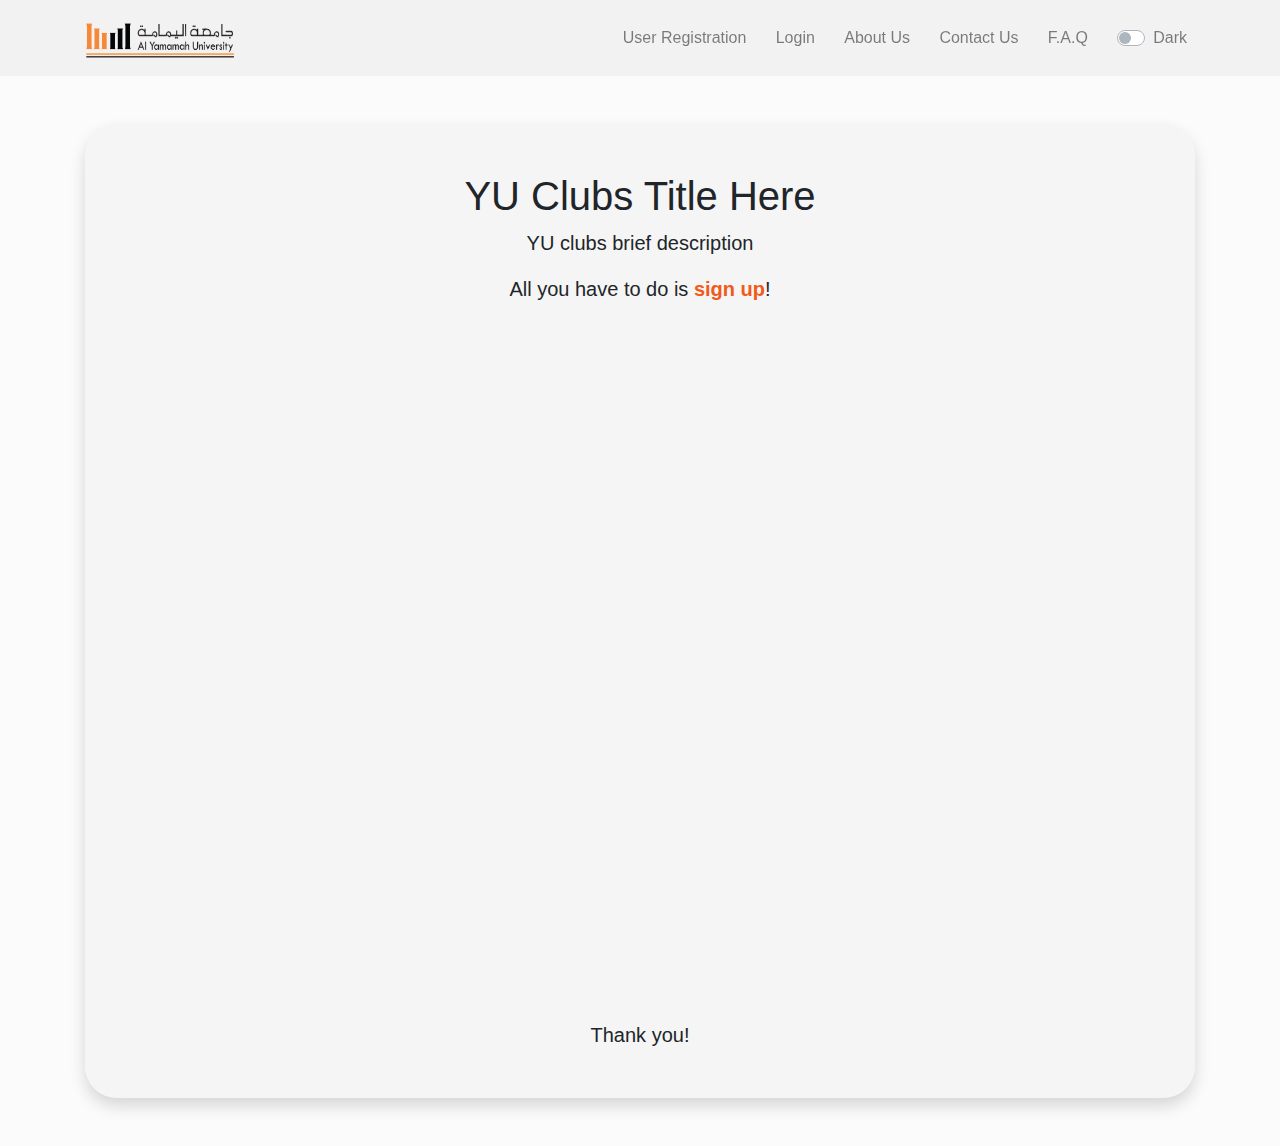
<file: index.html>
<!doctype html>
<html lang="en">
  <head>
    <!-- Required meta tags -->
    <meta charset="utf-8">
    <meta name="viewport" content="width=device-width, initial-scale=1, shrink-to-fit=no">
      
    <!-- Bootstrap CSS -->
    <link rel="stylesheet" href="https://stackpath.bootstrapcdn.com/bootstrap/4.4.1/css/bootstrap.min.css" integrity="sha384-Vkoo8x4CGsO3+Hhxv8T/Q5PaXtkKtu6ug5TOeNV6gBiFeWPGFN9MuhOf23Q9Ifjh" crossorigin="anonymous">

	<!--Personal CSS -->
	<link rel="stylesheet" href="style.css">
	
		<!--FILE STRUCTURE ---------------------------------------------------
		- clubs-webpage/
			- images/
				- YU-Logo.png
				- YU-Logo-notxt.png (for contact page)
			- style.css
			- myscript.js 
			- index.html
			- register.html
			- login.html
			- about.html
			- contact.html
			- faq.html
			- Bootstrap CSS & JS which are already linked directly
		------------------------------------------------------------------- -->
	
    <title>YU Clubs</title>

  </head>
  
  <body> 
  
  <!---------NAVBAR-------->
    <nav class="navbar navbar-expand-lg navbar-light sticky-top nav-op"> <!-- note: many classes are taken from bootstrap css file, not personal css file -->
	
  <div class="container">
		
		
		<!--LOGO on navbar, links back to index page-->
		<a id="logo" class="navbar-brand" href="index.html"> <img src="YU-Logo.png" alt="AlYamamah University" style="width:150px; height: 50px;"/></a>  
      
		<button class="navbar-toggler" type="button" data-toggle="collapse" data-target="#navbarSupportedContent" aria-controls="navbarSupportedContent" aria-expanded="false" aria-label="Toggle navigation">
		<span class="navbar-toggler-icon"></span>
		</button>

      <!--PAGE LINKS ON NAVBAR-->
    <div class="collapse navbar-collapse" id="navbarSupportedContent">
        <ul class="navbar-nav ml-auto">
            <li class="nav-item"> <a href="register.html" role="button" class="nav-link"> User Registration</a></li>
			&nbsp; &nbsp;
            <li class="nav-item"> <a href="login.html" role="button" class="nav-link"> Login</a></li>
            &nbsp; &nbsp;
			<li class="nav-item"> <a href="about.html" role="button" class="nav-link"> About Us</a></li>
			&nbsp; &nbsp;
            <li class="nav-item"> <a href="contact.html" role="button" class="nav-link"> Contact Us</a></li>
			&nbsp; &nbsp;
			<li class="nav-item"> <a href="faq.html" role="button" class="nav-link"> F.A.Q </a></li>
            &nbsp; &nbsp;
            <li class="nav-item"><nav id="switch" class="navbar-nav"> 
                <div id="switch" class="nav-link">
                    <div class="custom control custom-switch">
                        <input type="checkbox" class="custom-control-input" id="darkSwitch"> 
                        <label class="custom-control-label" for="darkSwitch">Dark</label>
                    </div>
                </div>
        </nav></li>
        </ul>
					
</nav> <!------ END OF NAVBAR ------->


		<!---------BODY CONTAINER-------->
      <div class="container text-center"> 
  <div class="card border-0 shadow my-5 card-rounded op">
    <div class="card-body p-5 op"> 
        <h1 class="font-weight-light">YU Clubs Title Here</h1>
      <p class="lead">YU clubs brief description</p>
      <p class="lead">All you have to do is <a class="bodyLink" href="Register.html">sign up</a>!</p>
	  
        <div style="height: 700px"></div> <!--REMOVE DIV OR CHANGE HEIGHT WHEN ADDING MORE CONTENT-->
      <p class="lead mb-0">Thank you!</p>
    </div>
  </div>
</div> <!-- END OF CONTAINER -->
	
	<!--Personal JS-->
	<script src="myscript.js"></script>
	
    <!-- Bootstrap JS-->
    <script src="https://code.jquery.com/jquery-3.4.1.slim.min.js" integrity="sha384-J6qa4849blE2+poT4WnyKhv5vZF5SrPo0iEjwBvKU7imGFAV0wwj1yYfoRSJoZ+n" crossorigin="anonymous"></script>
    <script src="https://cdn.jsdelivr.net/npm/popper.js@1.16.0/dist/umd/popper.min.js" integrity="sha384-Q6E9RHvbIyZFJoft+2mJbHaEWldlvI9IOYy5n3zV9zzTtmI3UksdQRVvoxMfooAo" crossorigin="anonymous"></script>
    <script src="https://stackpath.bootstrapcdn.com/bootstrap/4.4.1/js/bootstrap.min.js" integrity="sha384-wfSDF2E50Y2D1uUdj0O3uMBJnjuUD4Ih7YwaYd1iqfktj0Uod8GCExl3Og8ifwB6" crossorigin="anonymous"></script>
  </body>
</html>
</file>
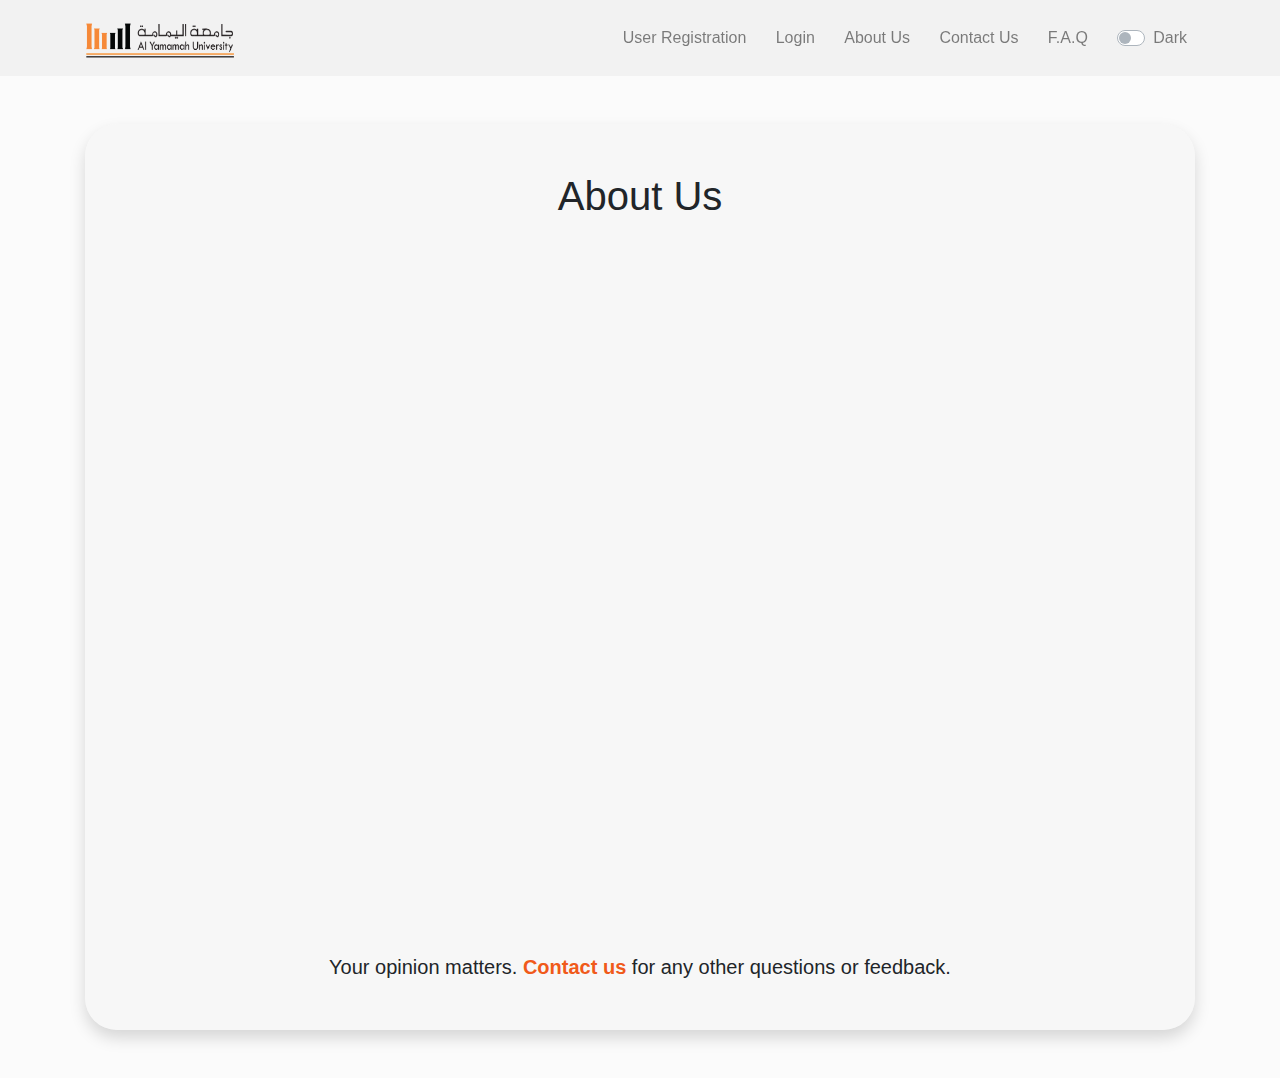
<file: about.html>
<!doctype html>
<html lang="en">
  <head>
    <!-- Required meta tags -->
    <meta charset="utf-8">
    <meta name="viewport" content="width=device-width, initial-scale=1, shrink-to-fit=no">
      
    <!-- Bootstrap CSS -->
    <link rel="stylesheet" href="https://stackpath.bootstrapcdn.com/bootstrap/4.4.1/css/bootstrap.min.css" integrity="sha384-Vkoo8x4CGsO3+Hhxv8T/Q5PaXtkKtu6ug5TOeNV6gBiFeWPGFN9MuhOf23Q9Ifjh" crossorigin="anonymous">

	<!--Personal CSS -->
	<link rel="stylesheet" href="style.css">
	
	
    <title>YU Clubs | About Us </title>

  </head>
  
  <body>
  
    <!---------NAVBAR-------->
    <nav class="navbar navbar-expand-lg navbar-light sticky-top nav-op"> 
	
  <div class="container">
		
		
		<!--LOGO on navbar, links back to index page-->
		<a class="navbar-brand" href="index.html"> <img src="YU-Logo.png" alt="AlYamamah University" style="width:150px; height: 50px;"/></a>  
		<button class="navbar-toggler" type="button" data-toggle="collapse" data-target="#navbarSupportedContent" aria-controls="navbarSupportedContent" aria-expanded="false" aria-label="Toggle navigation">
		<span class="navbar-toggler-icon"></span>
		</button>


      <!--PAGE LINKS ON NAVBAR-->
    <div class="collapse navbar-collapse" id="navbarSupportedContent">
        <ul class="navbar-nav ml-auto">
            <li class="nav-item"> <a href="register.html" role="button" class="nav-link"> User Registration</a></li>
			&nbsp; &nbsp;
            <li class="nav-item"> <a href="login.html" role="button" class="nav-link"> Login</a></li>
            &nbsp; &nbsp;
			<li class="nav-item"> <a href="about.html" role="button" class="nav-link"> About Us</a></li>
			&nbsp; &nbsp;
            <li class="nav-item"> <a href="contact.html" role="button" class="nav-link"> Contact Us</a></li>
			&nbsp; &nbsp;
			<li class="nav-item"> <a href="faq.html" role="button" class="nav-link"> F.A.Q </a></li>
            &nbsp; &nbsp;
            <li class="nav-item"><nav id="switch" class="navbar-nav"> <!--DARK MODE SWITCH-->
                <div id="switch" class="nav-link">
                    <div class="custom control custom-switch">
                        <input type="checkbox" class="custom-control-input" id="darkSwitch"> 
                        <label class="custom-control-label" for="darkSwitch">Dark</label>
                    </div>
                </div>
        </nav></li>
        </ul>
					
		

</nav> <!------ END OF NAVBAR ------->


      <div class="container text-center"> <!--START OF BODY CARD BORDER CONTAINER-->
  <div class="card border-0 shadow my-5 card-rounded op">
    <div class="card-body p-5" op>
        <h1 class="font-weight-light">About Us</h1>
		
      <br>
	  
				
		<div style="height: 700px"></div> <!--CHANGE HEIGHT OR REMOVE DIV WHEN ADDING MORE CONTENT-->
		<p class="lead mb-0">Your opinion matters. <a class="bodyLink" href="contact.html">Contact us</a> for any other questions or feedback.</p>
	  
    </div>
  </div>
</div> <!--BODY CARD BORDER END CONTAINER-->



	<!--Personal JS-->
	<script src="myscript.js"></script>
	
     <!-- Bootstrap JS-->
    <script src="https://code.jquery.com/jquery-3.4.1.slim.min.js" integrity="sha384-J6qa4849blE2+poT4WnyKhv5vZF5SrPo0iEjwBvKU7imGFAV0wwj1yYfoRSJoZ+n" crossorigin="anonymous"></script>
    <script src="https://cdn.jsdelivr.net/npm/popper.js@1.16.0/dist/umd/popper.min.js" integrity="sha384-Q6E9RHvbIyZFJoft+2mJbHaEWldlvI9IOYy5n3zV9zzTtmI3UksdQRVvoxMfooAo" crossorigin="anonymous"></script>
    <script src="https://stackpath.bootstrapcdn.com/bootstrap/4.4.1/js/bootstrap.min.js" integrity="sha384-wfSDF2E50Y2D1uUdj0O3uMBJnjuUD4Ih7YwaYd1iqfktj0Uod8GCExl3Og8ifwB6" crossorigin="anonymous"></script>
  </body>
</html>
</file>
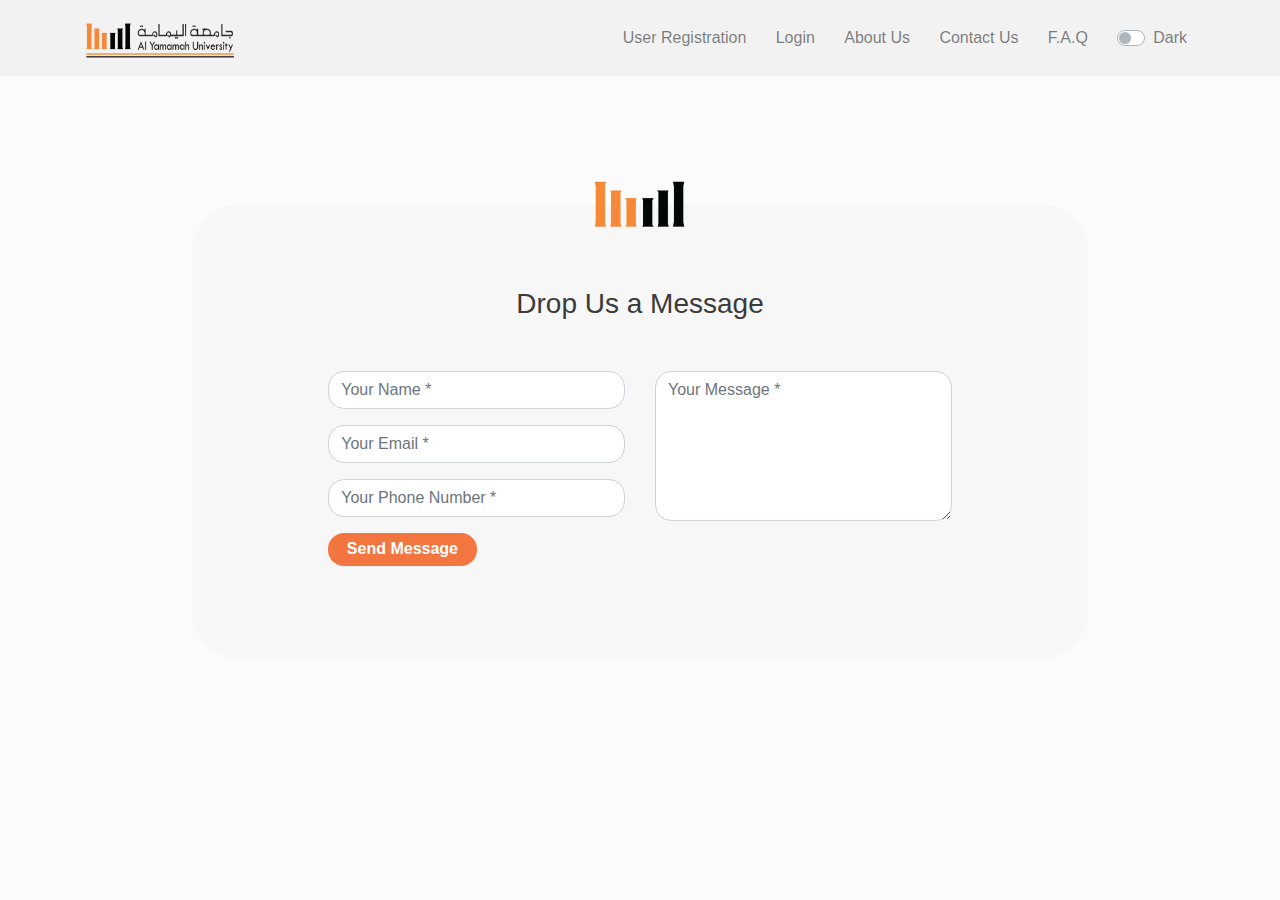
<file: contact.html>
<!doctype html>
<head>

	<!-- Required meta tags -->
    <meta charset="utf-8">
    <meta name="viewport" content="width=device-width, initial-scale=1, shrink-to-fit=no">
      
    <!-- Bootstrap CSS -->
    <link rel="stylesheet" href="https://stackpath.bootstrapcdn.com/bootstrap/4.4.1/css/bootstrap.min.css" integrity="sha384-Vkoo8x4CGsO3+Hhxv8T/Q5PaXtkKtu6ug5TOeNV6gBiFeWPGFN9MuhOf23Q9Ifjh" crossorigin="anonymous">
	
	<!--Personal CSS-->
	<link rel="stylesheet" href="style.css">
	
	
    <title>Contact Us</title>

</head>

<body>
  <nav class="navbar navbar-expand-lg navbar-light sticky-top nav-op">
  <div class="container">
    <a class="navbar-brand" href="index.html"> <img src="YU-Logo.png" alt="AlYamamah University" style="width:150px; height: 50px;"/></a>
    <button class="navbar-toggler" type="button" data-toggle="collapse" data-target="#navbarSupportedContent" aria-controls="navbarSupportedContent" aria-expanded="false" aria-label="Toggle navigation">
    <span class="navbar-toggler-icon"></span>
  </button>

      
    <div class="collapse navbar-collapse" id="navbarSupportedContent">
        <ul class="navbar-nav ml-auto">
            <li class="nav-item"> <a href="register.html" role="button" class="nav-link"> User Registration</a></li>
            &nbsp; &nbsp;
            <li class="nav-item"> <a href="login.html" role="button" class="nav-link"> Login</a></li>
            &nbsp; &nbsp;
            <li class="nav-item"> <a href="about.html" role="button" class="nav-link"> About Us</a></li>
			&nbsp; &nbsp;
            <li class="nav-item"> <a href="contact.html" role="button" class="nav-link"> Contact Us</a></li>
			&nbsp; &nbsp;
			<li class="nav-item"> <a href="faq.html" role="button" class="nav-link"> F.A.Q </a></li>
            &nbsp; &nbsp;
            <li class="nav-item"><nav class="navbar-nav"> <!--DARK MODE SWITCH-->
                <div class="nav-link">
                    <div class="custom control custom-switch">
                        <input type="checkbox" class="custom-control-input" id="darkSwitch"> 
                        <label class="custom-control-label" for="darkSwitch">Dark</label>
                    </div>
                </div>
        </nav></li>
        
        </ul>
      
</nav>
    <div class="container contact-form">
            <div class="contact-image">
                <img src="YU-Logo-notxt.png" alt="YU Logo"/>
            </div>
            <form method="post">
                <h3>Drop Us a Message</h3>
               <div class="row">
                    <div class="col-md-6">
                        <div class="form-group">
                            <input type="text" name="txtName" class="form-control" placeholder="Your Name *" value="" />
                        </div>
                        <div class="form-group">
                            <input type="text" name="txtEmail" class="form-control" placeholder="Your Email *" value="" />
                        </div>
                        <div class="form-group">
                            <input type="text" name="txtPhone" class="form-control" placeholder="Your Phone Number *" value="" />
                        </div>
                        <div class="form-group">
                            <input type="submit" name="btnSubmit" class="btnContact" value="Send Message" />
                        </div>
                    </div>
                    <div class="col-md-6">
                        <div class="form-group">
                            <textarea name="txtMsg" class="form-control" placeholder="Your Message *" style="width: 100%; height: 150px;"></textarea>
                        </div>
                    </div>
                </div>
            </form>
</div>
    
    <!--Personal JS-->
      <script src="myscript.js"></script>
    <!-- Bootstrap JS-->
    <script src="https://code.jquery.com/jquery-3.4.1.slim.min.js" integrity="sha384-J6qa4849blE2+poT4WnyKhv5vZF5SrPo0iEjwBvKU7imGFAV0wwj1yYfoRSJoZ+n" crossorigin="anonymous"></script>
    <script src="https://cdn.jsdelivr.net/npm/popper.js@1.16.0/dist/umd/popper.min.js" integrity="sha384-Q6E9RHvbIyZFJoft+2mJbHaEWldlvI9IOYy5n3zV9zzTtmI3UksdQRVvoxMfooAo" crossorigin="anonymous"></script>
    <script src="https://stackpath.bootstrapcdn.com/bootstrap/4.4.1/js/bootstrap.min.js" integrity="sha384-wfSDF2E50Y2D1uUdj0O3uMBJnjuUD4Ih7YwaYd1iqfktj0Uod8GCExl3Og8ifwB6" crossorigin="anonymous"></script>

</body>
</file>
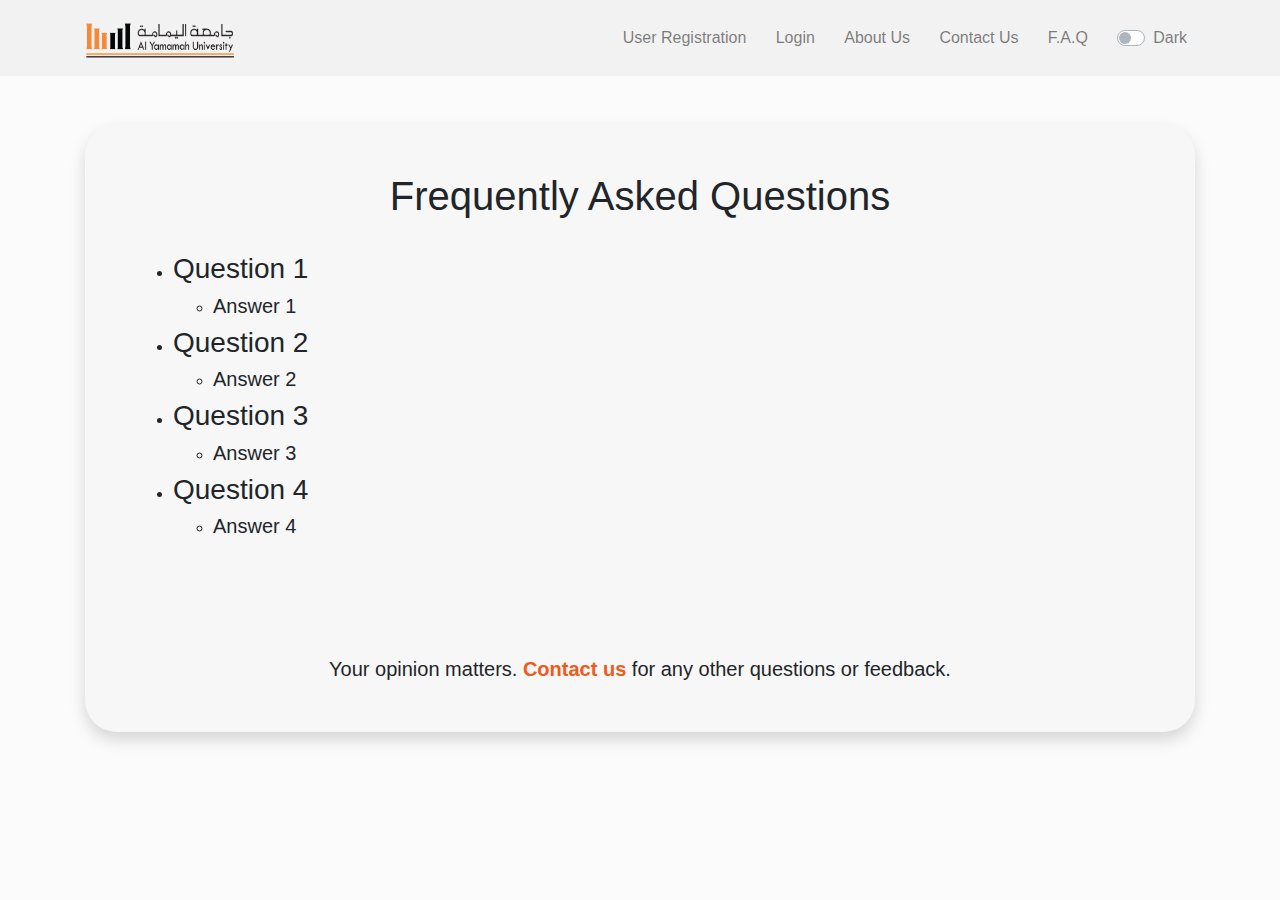
<file: faq.html>
<!doctype html>
<html lang="en">
  <head>
    <!-- Required meta tags -->
    <meta charset="utf-8">
    <meta name="viewport" content="width=device-width, initial-scale=1, shrink-to-fit=no">
      
    <!-- Bootstrap CSS -->
    <link rel="stylesheet" href="https://stackpath.bootstrapcdn.com/bootstrap/4.4.1/css/bootstrap.min.css" integrity="sha384-Vkoo8x4CGsO3+Hhxv8T/Q5PaXtkKtu6ug5TOeNV6gBiFeWPGFN9MuhOf23Q9Ifjh" crossorigin="anonymous">

	<!--Personal CSS -->
	<link rel="stylesheet" href="style.css">
	
	
    <title>YU | F.A.Q </title>

  </head>
  
  <body>
  
  <!---------NAVBAR-------->
    <nav class="navbar navbar-expand-lg navbar-light sticky-top nav-op"> 
	
  <div class="container">
		
		
		<!--LOGO on navbar, links back to index page-->
		<a class="navbar-brand" href="index.html"> <img src="YU-Logo.png" alt="AlYamamah University" style="width:150px; height: 50px;"/></a>  
		<button class="navbar-toggler" type="button" data-toggle="collapse" data-target="#navbarSupportedContent" aria-controls="navbarSupportedContent" aria-expanded="false" aria-label="Toggle navigation">
		<span class="navbar-toggler-icon"></span>
		</button>


      <!--PAGE LINKS ON NAVBAR-->
    <div class="collapse navbar-collapse" id="navbarSupportedContent">
        <ul class="navbar-nav ml-auto">
            <li class="nav-item"> <a href="register.html" role="button" class="nav-link"> User Registration</a></li>
			&nbsp; &nbsp;
            <li class="nav-item"> <a href="login.html" role="button" class="nav-link"> Login</a></li>
            &nbsp; &nbsp;
			<li class="nav-item"> <a href="about.html" role="button" class="nav-link"> About Us</a></li>
			&nbsp; &nbsp;
            <li class="nav-item"> <a href="contact.html" role="button" class="nav-link"> Contact Us</a></li>
			&nbsp; &nbsp;
			<li class="nav-item"> <a href="faq.html" role="button" class="nav-link"> F.A.Q </a></li>
            &nbsp; &nbsp;
            <li class="nav-item"><nav class="navbar-nav"> <!--DARK MODE SWITCH-->
                <div class="nav-link">
                    <div class="custom control custom-switch">
                        <input type="checkbox" class="custom-control-input" id="darkSwitch"> 
                        <label class="custom-control-label" for="darkSwitch">Dark</label>
                    </div>
                </div>
        </nav></li>
        </ul>
					
		
</nav> <!------ END OF NAVBAR ------->




	<!---------BODY CONTAINER-------->
	
      <div class="container text-center"> 
  <div class="card border-0 shadow my-5 card-rounded op">
    <div class="card-body p-5">
        <h1 class="font-weight-light">Frequently Asked Questions</h1>
		
      <br>
	  
	  <ul class="text-left">
	  
		<li> <h3 class="font-weight-light"> Question 1 </h3> </li>
	   
				<ul> 
					<li> <h5 class="font-weight-lighter text-left"> Answer 1 </h5> </li>
				</ul>
				
		<li> <h3 class="font-weight-light"> Question 2 </h3> </li>
				<ul> 
					<li> <h5 class="font-weight-lighter text-left"> Answer 2 </h5> </li>
				</ul>
				
		<li> <h3 class="font-weight-light"> Question 3 </h3> </li>
				<ul> 
					<li> <h5 class="font-weight-lighter text-left"> Answer 3 </h5> </li>
				</ul>
		
		<li> <h3 class="font-weight-light"> Question 4 </h3> </li>
				<ul> 
					<li> <h5 class="font-weight-lighter text-left"> Answer 4 </h5> </li>
				</ul>
				
				
				</ul>
				
		<div style="height: 100px"></div> <!--REMOVE DIV OR CHANGE HEIGHT WHEN ADDING MORE CONTENT-->
		<p class="lead mb-0">Your opinion matters. <a class="bodyLink" href="contact.html">Contact us</a> for any other questions or feedback.</p>
	  
    </div>
  </div>
</div> <!------END CONTAINER----->

	<!--Personal JS-->
	<script src="myscript.js"></script>
    <!-- Bootstrap JS-->
    <script src="https://code.jquery.com/jquery-3.4.1.slim.min.js" integrity="sha384-J6qa4849blE2+poT4WnyKhv5vZF5SrPo0iEjwBvKU7imGFAV0wwj1yYfoRSJoZ+n" crossorigin="anonymous"></script>
    <script src="https://cdn.jsdelivr.net/npm/popper.js@1.16.0/dist/umd/popper.min.js" integrity="sha384-Q6E9RHvbIyZFJoft+2mJbHaEWldlvI9IOYy5n3zV9zzTtmI3UksdQRVvoxMfooAo" crossorigin="anonymous"></script>
    <script src="https://stackpath.bootstrapcdn.com/bootstrap/4.4.1/js/bootstrap.min.js" integrity="sha384-wfSDF2E50Y2D1uUdj0O3uMBJnjuUD4Ih7YwaYd1iqfktj0Uod8GCExl3Og8ifwB6" crossorigin="anonymous"></script>
  </body>
</html>
</file>
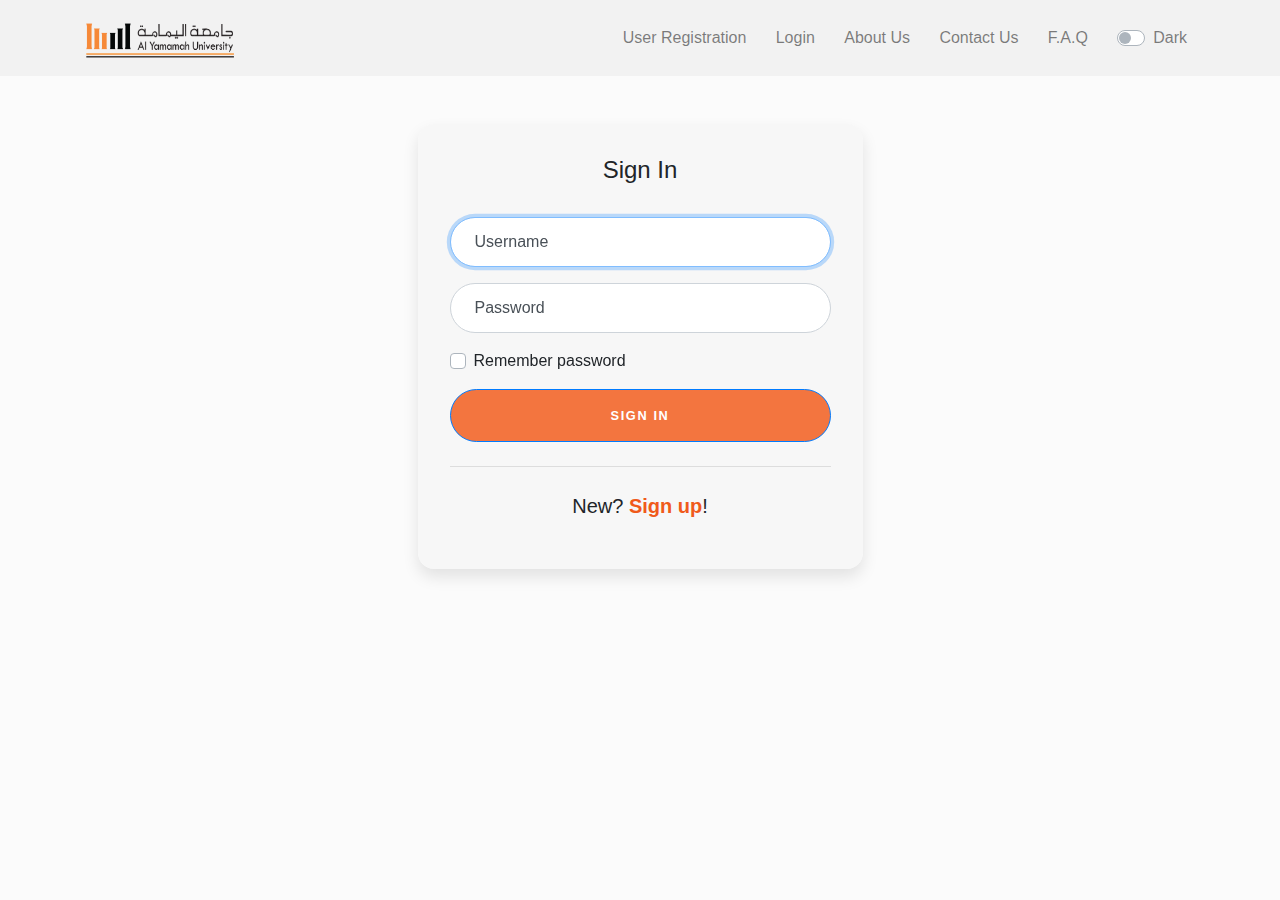
<file: login.html>
<!doctype html>
<html lang="en">
  <head>
    <!-- Required meta tags -->
    <meta charset="utf-8">
    <meta name="viewport" content="width=device-width, initial-scale=1, shrink-to-fit=no">

    <!-- Bootstrap CSS -->
    <link rel="stylesheet" href="https://stackpath.bootstrapcdn.com/bootstrap/4.4.1/css/bootstrap.min.css" integrity="sha384-Vkoo8x4CGsO3+Hhxv8T/Q5PaXtkKtu6ug5TOeNV6gBiFeWPGFN9MuhOf23Q9Ifjh" crossorigin="anonymous">

	<!--Personal CSS-->
	<link rel="stylesheet" href="style.css">
	
	<title> Login </title>
  </head>
<body>
      <!---------NAVBAR-------->
    <nav class="navbar navbar-expand-lg navbar-light sticky-top nav-op"> 
	
  <div class="container">
		
		
		<!--LOGO on navbar, links back to index page-->
		<a class="navbar-brand" href="index.html"> <img src="YU-Logo.png" alt="AlYamamah University" style="width:150px; height: 50px;"/></a>  
		<button class="navbar-toggler" type="button" data-toggle="collapse" data-target="#navbarSupportedContent" aria-controls="navbarSupportedContent" aria-expanded="false" aria-label="Toggle navigation">
		<span class="navbar-toggler-icon"></span>
		</button>


      <!--PAGE LINKS ON NAVBAR-->
    <div class="collapse navbar-collapse" id="navbarSupportedContent">
        <ul class="navbar-nav ml-auto">
            <li class="nav-item"> <a href="register.html" role="button" class="nav-link"> User Registration</a></li>
			&nbsp; &nbsp;
            <li class="nav-item"> <a href="login.html" role="button" class="nav-link"> Login</a></li>
            &nbsp; &nbsp;
			<li class="nav-item"> <a href="about.html" role="button" class="nav-link"> About Us</a></li>
			&nbsp; &nbsp;
            <li class="nav-item"> <a href="contact.html" role="button" class="nav-link"> Contact Us</a></li>
			&nbsp; &nbsp;
			<li class="nav-item"> <a href="faq.html" role="button" class="nav-link"> F.A.Q </a></li>
            &nbsp; &nbsp;
            <li class="nav-item"><nav class="navbar-nav"> <!--DARK MODE SWITCH-->
                <div class="nav-link">
                    <div class="custom control custom-switch">
                        <input type="checkbox" class="custom-control-input" id="darkSwitch"> 
                        <label class="custom-control-label" for="darkSwitch">Dark</label>
                    </div>
                </div>
        </nav></li>
        </ul>
					
		
</nav> <!------ END OF NAVBAR ------->
    
  <div class="container">
    <div class="row">
      <div class="col-sm-9 col-md-7 col-lg-5 mx-auto">
        <div class="card card-login my-5">
          <div class="card-body-login">
            <h5 class="card-title text-center">Sign In</h5>
            <form class="form-login" action="Login.php" method="POST"> <!--OR REPLACE LOGIN PHP ACTION-->
              <div class="form-label-group">
                <input type="text" id="inputEmail" value="" name="name" class="form-control" placeholder="Username" required autofocus>
                <label for="inputEmail">Username</label>
              </div>

              <div class="form-label-group">
                <input type="password" value="" name="password" id="inputPassword" class="form-control" placeholder="Password" required>
                <label for="inputPassword">Password</label>
              </div>

              <div class="custom-control custom-checkbox mb-3">
                <input type="checkbox" class="custom-control-input" id="customCheck1">
                <label class="custom-control-label" for="customCheck1">Remember password</label>
              </div>
              <button class="btn btn-lg btn-primary btn-block text-uppercase" type="submit" value="Log in">Sign in</button>
              <hr class="my-4">
                <p style="text-align: center; font-weight: 500" class="lead">New? <a class="bodyLink" href="register.html">Sign up</a>!</p>
            </form>
          </div>
        </div>
      </div>
    </div>
  </div>
    
	
	<!--Personal JS-->
	<script src="myscript.js"></script>
	
     <!-- Bootstrap JS-->
    <script src="https://code.jquery.com/jquery-3.4.1.slim.min.js" integrity="sha384-J6qa4849blE2+poT4WnyKhv5vZF5SrPo0iEjwBvKU7imGFAV0wwj1yYfoRSJoZ+n" crossorigin="anonymous"></script>
    <script src="https://cdn.jsdelivr.net/npm/popper.js@1.16.0/dist/umd/popper.min.js" integrity="sha384-Q6E9RHvbIyZFJoft+2mJbHaEWldlvI9IOYy5n3zV9zzTtmI3UksdQRVvoxMfooAo" crossorigin="anonymous"></script>
    <script src="https://stackpath.bootstrapcdn.com/bootstrap/4.4.1/js/bootstrap.min.js" integrity="sha384-wfSDF2E50Y2D1uUdj0O3uMBJnjuUD4Ih7YwaYd1iqfktj0Uod8GCExl3Og8ifwB6" crossorigin="anonymous"></script>
</body>
</file>
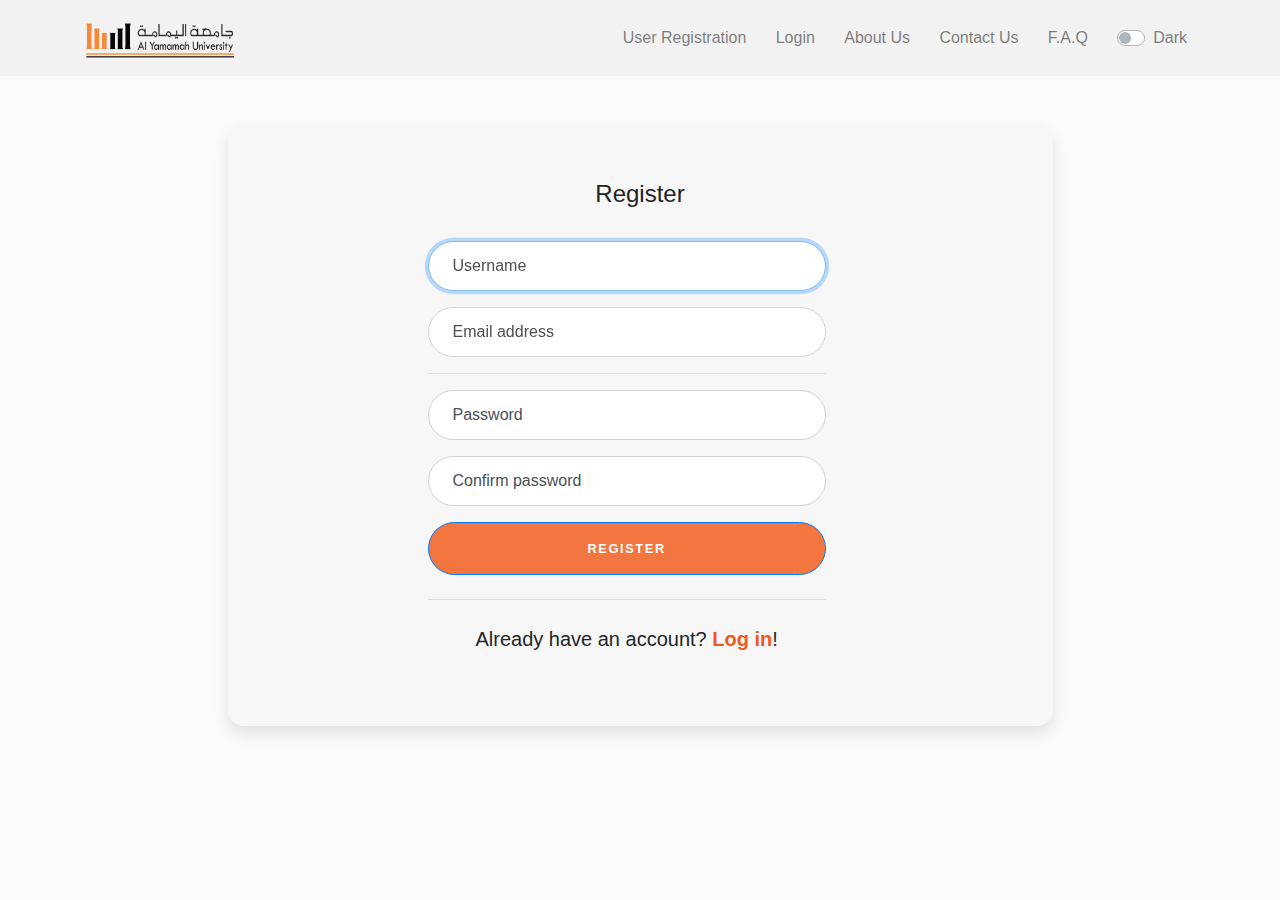
<file: register.html>
<!doctype html>
<html lang="en">
  <head>
    <!-- Required meta tags -->
    <meta charset="utf-8">
    <meta name="viewport" content="width=device-width, initial-scale=1, shrink-to-fit=no">

    <!-- Bootstrap CSS -->
    <link rel="stylesheet" href="https://stackpath.bootstrapcdn.com/bootstrap/4.4.1/css/bootstrap.min.css" integrity="sha384-Vkoo8x4CGsO3+Hhxv8T/Q5PaXtkKtu6ug5TOeNV6gBiFeWPGFN9MuhOf23Q9Ifjh" crossorigin="anonymous">

      <title>Registration</title>
	  
	 <link rel="stylesheet" href="style.css">
	
  </head>
  <body>
      <!---------NAVBAR-------->
    <nav class="navbar navbar-expand-lg navbar-light sticky-top nav-op"> 
	
  <div class="container">
		
		
		<!--LOGO on navbar, links back to index page-->
		<a class="navbar-brand" href="index.html"> <img src="YU-Logo.png" alt="AlYamamah University" style="width:150px; height: 50px;"/></a>  
		<button class="navbar-toggler" type="button" data-toggle="collapse" data-target="#navbarSupportedContent" aria-controls="navbarSupportedContent" aria-expanded="false" aria-label="Toggle navigation">
		<span class="navbar-toggler-icon"></span>
		</button>


      <!--PAGE LINKS ON NAVBAR-->
    <div class="collapse navbar-collapse" id="navbarSupportedContent">
        <ul class="navbar-nav ml-auto">
            <li class="nav-item"> <a href="register.html" role="button" class="nav-link"> User Registration</a></li>
			&nbsp; &nbsp;
            <li class="nav-item"> <a href="login.html" role="button" class="nav-link"> Login</a></li>
            &nbsp; &nbsp;
			<li class="nav-item"> <a href="about.html" role="button" class="nav-link"> About Us</a></li>
			&nbsp; &nbsp;
            <li class="nav-item"> <a href="contact.html" role="button" class="nav-link"> Contact Us</a></li>
			&nbsp; &nbsp;
			<li class="nav-item"> <a href="faq.html" role="button" class="nav-link"> F.A.Q </a></li>
             &nbsp; &nbsp;
            <li class="nav-item"><nav id="switch" class="navbar-nav"> <!--DARK MODE SWITCH-->
                <div id="switch" class="nav-link">
                    <div class="custom control custom-switch">
                        <input type="checkbox" class="custom-control-input" id="darkSwitch"> 
                        <label class="custom-control-label" for="darkSwitch">Dark</label>
                    </div>
                </div>
        </nav></li>
        </ul>

</nav> <!------ END OF NAVBAR ------->
   
<div class="container">
    <div class="row">
      <div class="col-lg-10 col-xl-9 mx-auto">
        <div class="card-signin flex-row my-5">
          <div class="card-body">
            <h5 class="card-title text-center">Register</h5>
            <form class="form-signin" action="action.php" method="POST" >
              <div class="form-label-group">
                <input type="text" id="inputUserame" value="" name="name" class="form-control" placeholder="Username" required autofocus>
                <label for="inputUserame">Username</label>
              </div>

              <div class="form-label-group">
                <input type="email" id="inputEmail" class="form-control" value="" name="email" placeholder="Email address" required>
                <label for="inputEmail">Email address</label>
              </div>
              
              <hr>

              <div class="form-label-group">
                <input type="password" value="" name="password" id="inputPassword" class="form-control" placeholder="Password" required>
                <label for="inputPassword">Password</label>
              </div>
              
              <div class="form-label-group">
                <input type="password" value="" name="password" id="inputConfirmPassword" class="form-control" placeholder="Password" required>
                <label for="inputConfirmPassword">Confirm password</label>
              </div>

              <button class="btn btn-lg btn-block text-uppercase btn-register" type="submit" value="Register">Register</button>

              <hr class="my-4">
                <p style="text-align: center; font-weight: 500" class="lead">Already have an account? <a class="bodyLink" href="login.html">Log in</a>!</p>
            </form>
          </div>
        </div>
      </div>
    </div>
  </div>
  
    <!--Personal JS-->
	<script src="myscript.js"></script>
	
     <!-- Bootstrap JS-->
    <script src="https://code.jquery.com/jquery-3.4.1.slim.min.js" integrity="sha384-J6qa4849blE2+poT4WnyKhv5vZF5SrPo0iEjwBvKU7imGFAV0wwj1yYfoRSJoZ+n" crossorigin="anonymous"></script>
    <script src="https://cdn.jsdelivr.net/npm/popper.js@1.16.0/dist/umd/popper.min.js" integrity="sha384-Q6E9RHvbIyZFJoft+2mJbHaEWldlvI9IOYy5n3zV9zzTtmI3UksdQRVvoxMfooAo" crossorigin="anonymous"></script>
    <script src="https://stackpath.bootstrapcdn.com/bootstrap/4.4.1/js/bootstrap.min.js" integrity="sha384-wfSDF2E50Y2D1uUdj0O3uMBJnjuUD4Ih7YwaYd1iqfktj0Uod8GCExl3Og8ifwB6" crossorigin="anonymous"></script>
	
	
  </body>

</html>
</file>
<file: style.css>
/*Navigation Bar*/
@media (min-width: 992px) {
  .animate {
    animation-duration: 0.3s;
    -webkit-animation-duration: 0.3s;
    animation-fill-mode: both;
    -webkit-animation-fill-mode: both;
  }
}

@keyframes slideIn {
  0% {
    transform: translateY(1rem);
    opacity: 0;
  }
  100% {
    transform:translateY(0rem);
    opacity: 1;
  }
  0% {
    transform: translateY(1rem);
    opacity: 0;
  }
}

@-webkit-keyframes slideIn {
  0% {
    -webkit-transform: transform;
    -webkit-opacity: 0;
  }
  100% {
    -webkit-transform: translateY(0);
    -webkit-opacity: 1;
  }
  0% {
    -webkit-transform: translateY(1rem);
    -webkit-opacity: 0;
  }
}

.slideIn {
  -webkit-animation-name: slideIn;
  animation-name: slideIn;
}
/*General Page*/
body {
  background: #fbfbfb no-repeat center center fixed;
  -webkit-background-size: cover;
  -moz-background-size: cover;
  background-size: cover;
  -o-background-size: cover;
}

.bodyLink {
    color: #f05a1a;
    font-weight: bold;
}

.navLink {
    font-size: 14px;
    
}

.card-rounded {
  border: 0;
  border-radius: 2rem;
  box-shadow: 0 0.5rem 1rem 0 rgba(0, 0, 0, 0.1);
  overflow: hidden;
}
		/*REGISTER Page*/
:root {
  --input-padding-x: 1.5rem;
  --input-padding-y: .75rem;
}
.card-signin {
  border: 0;
  border-radius: 1rem;
  box-shadow: 0 0.5rem 1rem 0 rgba(0, 0, 0, 0.1);
  overflow: hidden;
    background: rgba(242, 242, 242, 0.4); /*leave opacity for dark mode*/
}

.card-signin .card-title {
  margin-bottom: 2rem;8
  font-weight: 300;
      margin-right: 9rem;
  font-size: 1.5rem;
}


.card-signin .card-body {
  padding: 3.5rem;
    margin-left: 9rem;
    
}

.card-body {
     /*leave opacity for dark mode*/
}
.form-signin {
  width: 70%;
}

.form-signin .btn {
  font-size: 80%;
  border-radius: 5rem;
  letter-spacing: .1rem;
  font-weight: bold;
  padding: 1rem;
  transition: all 0.2s;
}

.form-label-group {
  position: relative;
  margin-bottom: 1rem;
}

.form-label-group input {
  height: auto;
  border-radius: 2rem;
}

.form-label-group>input,
.form-label-group>label {
  padding: var(--input-padding-y) var(--input-padding-x);
}

.form-label-group>label {
  position: absolute;
  top: 0;
  left: 0;
  display: block;
  width: 100%;
  margin-bottom: 0;
  /* Override default `<label>` margin */
  line-height: 1.5;
  color: #495057;
  border: 1px solid transparent;
  border-radius: .25rem;
  transition: all .1s ease-in-out;
}

.form-label-group input::-webkit-input-placeholder {
  color: transparent;
}

.form-label-group input:-ms-input-placeholder {
  color: transparent;
}

.form-label-group input::-ms-input-placeholder {
  color: transparent;
}

.form-label-group input::-moz-placeholder {
  color: transparent;
}

.form-label-group input::placeholder {
  color: transparent;
}

.form-label-group input:not(:placeholder-shown) {
  padding-top: calc(var(--input-padding-y) + var(--input-padding-y) * (2 / 3));
  padding-bottom: calc(var(--input-padding-y) / 3);
}

.form-label-group input:not(:placeholder-shown)~label {
  padding-top: calc(var(--input-padding-y) / 3);
  padding-bottom: calc(var(--input-padding-y) / 3);
  font-size: 12px;
  color: #777;
}


.btn-register {
color: #fff;
  background-color: #f3753f;
  border-color: #007bff;
}


		/* LOGIN Page */
		
:root {
  --input-padding-x: 1.5rem;
  --input-padding-y: .75rem;
}

.card-login {
  border: 0;
  border-radius: 1rem;
  box-shadow: 0 0.5rem 1rem 0 rgba(0, 0, 0, 0.1);
    background: rgba(242, 242, 242, 0.4);
    
}

.card-login .card-title {
  margin-bottom: 2rem;8
  font-weight: 300;
  font-size: 1.5rem;
}

.card-login .card-body-login {
  padding: 2rem;
}

.form-login {
  width: 100%;
}

.form-login .btn {
  font-size: 80%;
  border-radius: 5rem;
  letter-spacing: .1rem;
  font-weight: bold;
  padding: 1rem;
  transition: all 0.2s;
    background-color: #f3753f;
}

.form-label-group {
  position: relative;
  margin-bottom: 1rem;
}

.form-label-group input {
  height: auto;
  border-radius: 2rem;
}

.form-label-group>input,
.form-label-group>label {
  padding: var(--input-padding-y) var(--input-padding-x);
}

.form-label-group>label {
  position: absolute;
  top: 0;
  left: 0;
  display: block;
  width: 100%;
  margin-bottom: 0;
  /* Override default `<label>` margin */
  line-height: 1.5;
  color: #495057;
  border: 1px solid transparent;
  border-radius: .25rem;
  transition: all .1s ease-in-out;
}

.form-label-group input::-webkit-input-placeholder {
  color: transparent;
}

.form-label-group input:-ms-input-placeholder {
  color: transparent;
}

.form-label-group input::-ms-input-placeholder {
  color: transparent;
}

.form-label-group input::-moz-placeholder {
  color: transparent;
}

.form-label-group input::placeholder {
  color: transparent;
}

.form-label-group input:not(:placeholder-shown) {
  padding-top: calc(var(--input-padding-y) + var(--input-padding-y) * (2 / 3));
  padding-bottom: calc(var(--input-padding-y) / 3);
}

.form-label-group input:not(:placeholder-shown)~label {
  padding-top: calc(var(--input-padding-y) / 3);
  padding-bottom: calc(var(--input-padding-y) / 3);
  font-size: 12px;
  color: #777;
}



/* LOGIN PAGE Fallback for Edge
-------------------------------------------------- */

@supports (-ms-ime-align: auto) {
  .form-label-group>label {
    display: none;
  }
  .form-label-group input::-ms-input-placeholder {
    color: #777;
  }
}

/* LOGIN PAGE Fallback for IE
-------------------------------------------------- */

@media all and (-ms-high-contrast: none),
(-ms-high-contrast: active) {
  .form-label-group>label {
    display: none;
  }
  .form-label-group input:-ms-input-placeholder {
    color: #777;
  }
}

		/*CONTACT Page*/
		
.contact-form{
    background: rgba(242, 242, 242, 0.4);
    margin-top: 10%;
    margin-bottom: 5%;
    width: 70%;
    border-radius: 3rem
}
.contact-form .form-control{
    border-radius:1rem;
}
.contact-image{
    text-align: center;
}
.contact-image img{
    width: 11%;
    margin-top: -3%;
}
.contact-form form{
    padding: 14%;
}
.contact-form form .row{
    margin-bottom: -7%;
}
.contact-form h3{
    margin-bottom: 8%;
    margin-top: -10%;
    text-align: center;
    color: #3b3b3b;
}
.contact-form .btnContact {
    width: 50%;
    border: none;
    border-radius: 1rem;
    padding: 1.5%;
    background: #f3753f;
    font-weight: 600;
    color: #fff;
    cursor: pointer;
}

		/*FAQ Page*/
		
		
		/*ABOUT PAGE*/
	
	
	
/*------------------- ! DARK MODE ! ---------------- */
.op {
    background: rgba(242, 242, 242, 0.4); /*opacity color for containers*/
    
}

.nav-op {
    background: rgba(230, 230, 230, 0.4); /*opacity and color for navbar*/
}


[data-theme="dark"] {
  background-color: #454d54; !important;
  color: black;
}

[data-theme="dark"] .bg-light {
  background-color: #333 !important;
}

[data-theme="dark"] .bg-white {
  background-color: #000 !important;
}

[data-theme="dark"] .bg-black {
  background-color: #eee !important;
}
</file>
